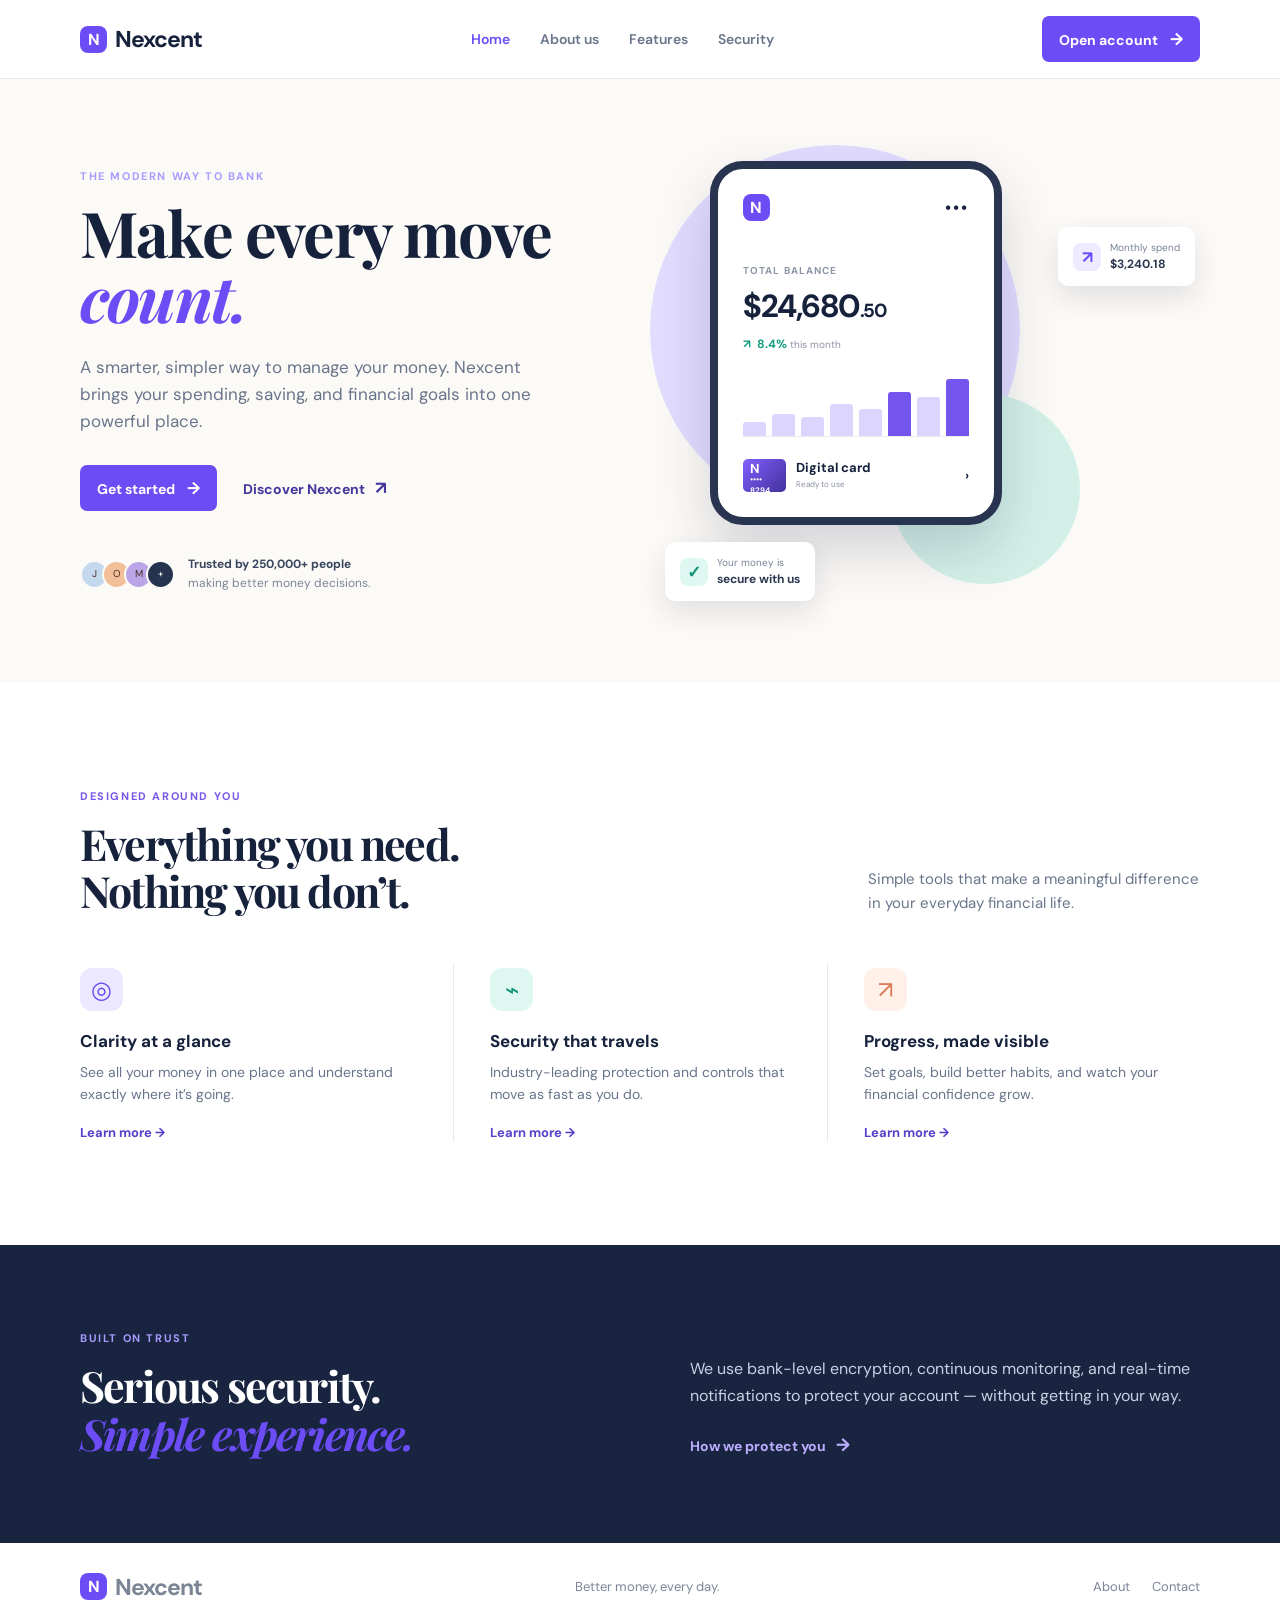
<file: index.html>
<!DOCTYPE html>
<html lang="en">
  <head>
    <meta charset="UTF-8" />
    <meta name="viewport" content="width=device-width, initial-scale=1.0" />
    <meta name="description" content="Nexcent gives you a clearer, more confident way to manage money." />
    <title>Nexcent — Better money, every day</title>
    <link rel="stylesheet" href="nexcent-site.css" />
  </head>
  <body>
    <header class="site-header">
      <nav class="nav container" aria-label="Primary navigation">
        <a class="logo" href="index.html"><span>N</span>Nexcent</a>
        <div class="nav-links">
          <a class="active" href="index.html">Home</a><a href="about.html">About us</a><a href="#features">Features</a><a href="#security">Security</a>
        </div>
        <a class="nav-button" href="nexcent-email.html">Open account <b>→</b></a>
      </nav>
    </header>

    <main>
      <section class="hero-section">
        <div class="container hero-grid">
          <div class="hero-content">
            <p class="kicker">THE MODERN WAY TO BANK</p>
            <h1>Make every move<br /><em>count.</em></h1>
            <p class="hero-text">A smarter, simpler way to manage your money. Nexcent brings your spending, saving, and financial goals into one powerful place.</p>
            <div class="hero-actions"><a class="primary-button" href="nexcent-email.html">Get started <b>→</b></a><a class="text-link" href="about.html">Discover Nexcent <span>↗</span></a></div>
            <div class="trust-row"><div class="avatars"><i>J</i><i>O</i><i>M</i><i>+</i></div><p><strong>Trusted by 250,000+ people</strong><br />making better money decisions.</p></div>
          </div>
          <div class="hero-visual" aria-label="Nexcent account balance preview">
            <div class="orb orb-one"></div><div class="orb orb-two"></div>
            <div class="phone-card">
              <div class="phone-top"><span class="phone-logo">N</span><span>•••</span></div>
              <p class="phone-label">TOTAL BALANCE</p><p class="phone-balance">$24,680<span>.50</span></p><p class="growth">↗ &nbsp;8.4% <small>this month</small></p>
              <div class="mini-chart"><span></span><span></span><span></span><span></span><span></span><span></span><span></span><span></span></div>
              <div class="card-row"><span class="purple-card">N<br /><small>•••• 8294</small></span><span class="card-copy"><b>Digital card</b><br /><small>Ready to use</small></span><b>›</b></div>
            </div>
            <div class="float-card spend-card"><span class="float-icon">↗</span><p>Monthly spend<br /><b>$3,240.18</b></p></div>
            <div class="float-card safe-card"><span class="float-icon">✓</span><p>Your money is<br /><b>secure with us</b></p></div>
          </div>
        </div>
      </section>

      <section class="benefits" id="features"><div class="container"><p class="kicker purple">DESIGNED AROUND YOU</p><div class="section-heading"><h2>Everything you need.<br />Nothing you don’t.</h2><p>Simple tools that make a meaningful difference in your everyday financial life.</p></div><div class="benefit-grid"><article><div class="feature-symbol">◎</div><h3>Clarity at a glance</h3><p>See all your money in one place and understand exactly where it’s going.</p><a href="#">Learn more →</a></article><article><div class="feature-symbol mint">⌁</div><h3>Security that travels</h3><p>Industry-leading protection and controls that move as fast as you do.</p><a href="#">Learn more →</a></article><article><div class="feature-symbol peach">↗</div><h3>Progress, made visible</h3><p>Set goals, build better habits, and watch your financial confidence grow.</p><a href="#">Learn more →</a></article></div></div></section>

      <section class="security" id="security"><div class="container security-grid"><div><p class="kicker">BUILT ON TRUST</p><h2>Serious security.<br /><em>Simple experience.</em></h2></div><div><p>We use bank-level encryption, continuous monitoring, and real-time notifications to protect your account — without getting in your way.</p><a class="text-link light" href="about.html">How we protect you <span>→</span></a></div></div></section>
    </main>
    <footer class="site-footer"><div class="container footer-row"><a class="logo" href="index.html"><span>N</span>Nexcent</a><p>Better money, every day.</p><div><a href="about.html">About</a><a href="nexcent-email.html">Contact</a></div></div></footer>
  </body>
</html>
</file>
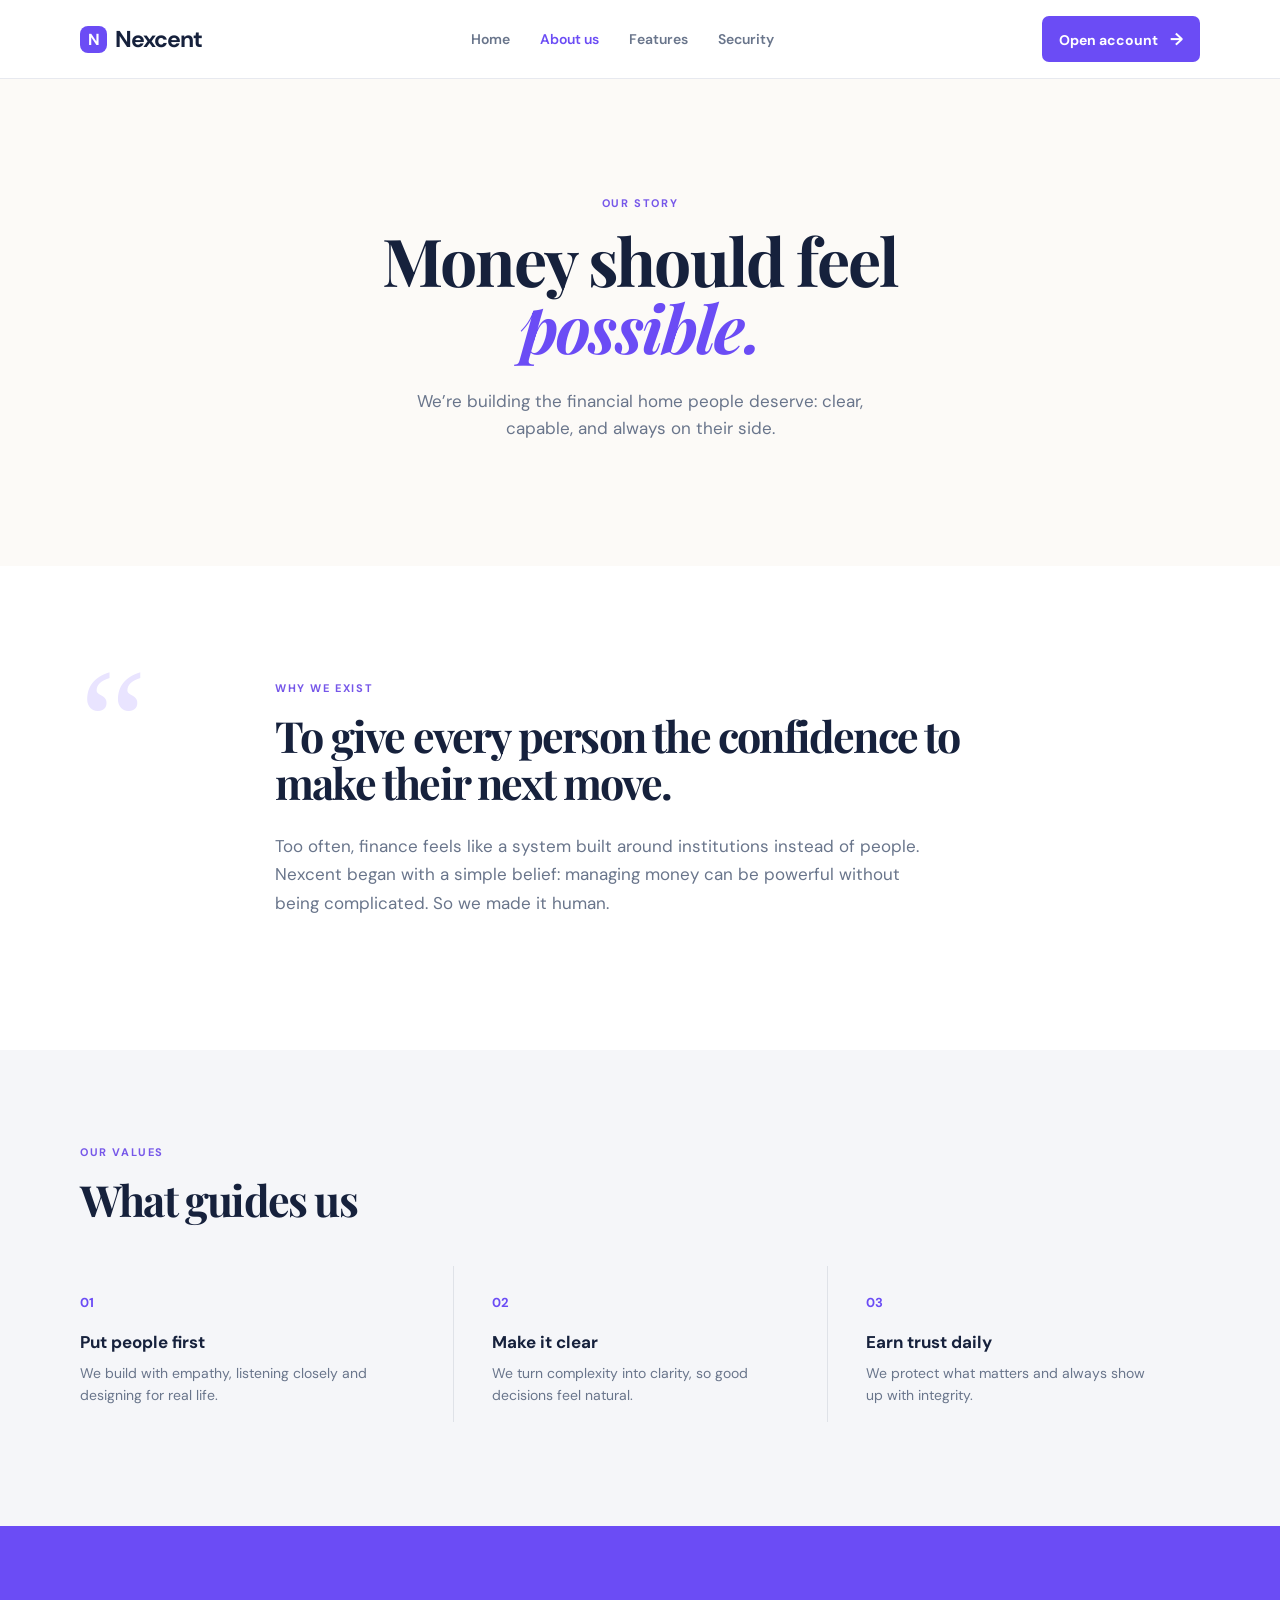
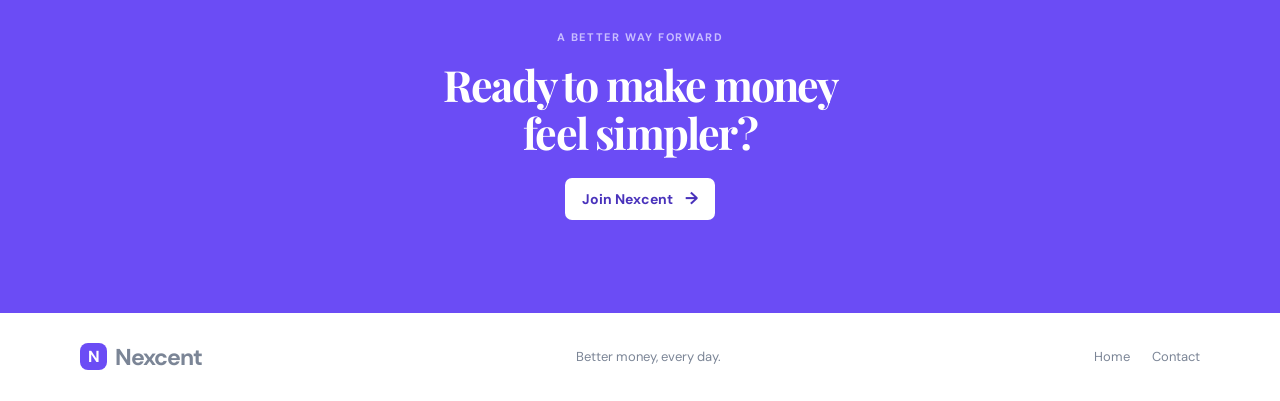
<file: about.html>
<!DOCTYPE html>
<html lang="en">
  <head>
    <meta charset="UTF-8" />
    <meta name="viewport" content="width=device-width, initial-scale=1.0" />
    <meta name="description" content="Learn about Nexcent and our mission to make money feel simpler." />
    <title>About Nexcent — Better money, every day</title>
    <link rel="stylesheet" href="nexcent-site.css" />
  </head>
  <body>
    <header class="site-header"><nav class="nav container" aria-label="Primary navigation"><a class="logo" href="index.html"><span>N</span>Nexcent</a><div class="nav-links"><a href="index.html">Home</a><a class="active" href="about.html">About us</a><a href="index.html#features">Features</a><a href="index.html#security">Security</a></div><a class="nav-button" href="nexcent-email.html">Open account <b>→</b></a></nav></header>
    <main>
      <section class="about-hero"><div class="container"><p class="kicker purple">OUR STORY</p><h1>Money should feel<br /><em>possible.</em></h1><p>We’re building the financial home people deserve: clear, capable, and always on their side.</p></div></section>
      <section class="mission"><div class="container mission-grid"><div class="quote-mark">“</div><div><p class="kicker purple">WHY WE EXIST</p><h2>To give every person the confidence to make their next move.</h2><p class="body-copy">Too often, finance feels like a system built around institutions instead of people. Nexcent began with a simple belief: managing money can be powerful without being complicated. So we made it human.</p></div></div></section>
      <section class="values"><div class="container"><p class="kicker purple">OUR VALUES</p><h2>What guides us</h2><div class="value-grid"><article><b>01</b><h3>Put people first</h3><p>We build with empathy, listening closely and designing for real life.</p></article><article><b>02</b><h3>Make it clear</h3><p>We turn complexity into clarity, so good decisions feel natural.</p></article><article><b>03</b><h3>Earn trust daily</h3><p>We protect what matters and always show up with integrity.</p></article></div></div></section>
      <section class="about-cta"><div class="container"><p class="kicker">A BETTER WAY FORWARD</p><h2>Ready to make money<br />feel simpler?</h2><a class="primary-button" href="nexcent-email.html">Join Nexcent <b>→</b></a></div></section>
    </main>
    <footer class="site-footer"><div class="container footer-row"><a class="logo" href="index.html"><span>N</span>Nexcent</a><p>Better money, every day.</p><div><a href="index.html">Home</a><a href="nexcent-email.html">Contact</a></div></div></footer>
  </body>
</html>
</file>
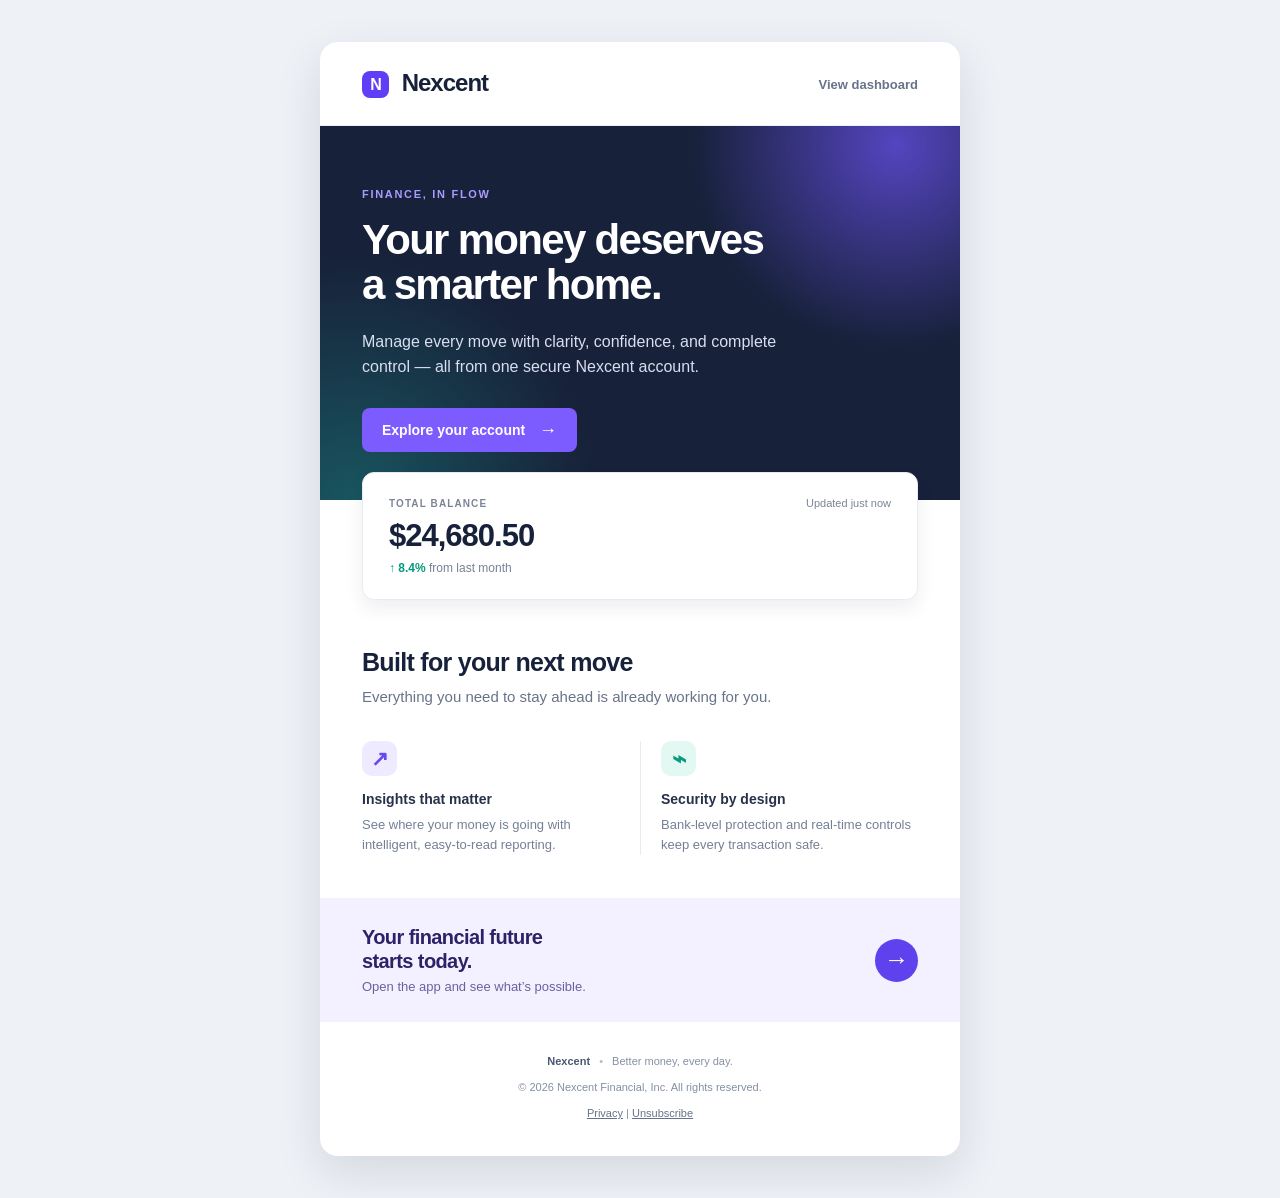
<file: nexcent-email.html>
<!DOCTYPE html>
<html lang="en">
  <head>
    <meta charset="UTF-8" />
    <meta name="viewport" content="width=device-width, initial-scale=1.0" />
    <meta name="x-apple-disable-message-reformatting" />
    <title>Nexcent | Your finances, made simpler</title>
    <link rel="stylesheet" href="nexcent-email.css" />
  </head>
  <body>
    <div class="email-background">
      <table class="email-shell" role="presentation" cellpadding="0" cellspacing="0" width="100%">
        <tr>
          <td align="center" class="shell-padding">
            <table class="email-card" role="presentation" cellpadding="0" cellspacing="0" width="100%">
              <tr>
                <td class="header">
                  <table role="presentation" cellpadding="0" cellspacing="0" width="100%">
                    <tr>
                      <td class="brand" valign="middle">
                        <span class="brand-mark">N</span>
                        <span class="brand-name">Nexcent</span>
                      </td>
                      <td class="header-link" align="right" valign="middle">
                        <a href="#" aria-label="Open Nexcent dashboard">View dashboard</a>
                      </td>
                    </tr>
                  </table>
                </td>
              </tr>
              <tr>
                <td class="hero">
                  <p class="eyebrow">FINANCE, IN FLOW</p>
                  <h1>Your money deserves<br />a smarter home.</h1>
                  <p class="hero-copy">Manage every move with clarity, confidence, and complete control — all from one secure Nexcent account.</p>
                  <a class="button" href="#">Explore your account <span aria-hidden="true">→</span></a>
                </td>
              </tr>
              <tr>
                <td class="account-section">
                  <table class="account-card" role="presentation" cellpadding="0" cellspacing="0" width="100%">
                    <tr>
                      <td class="balance-label">TOTAL BALANCE</td>
                      <td class="balance-date" align="right">Updated just now</td>
                    </tr>
                    <tr>
                      <td class="balance" colspan="2">$24,680.50</td>
                    </tr>
                    <tr>
                      <td class="balance-change" colspan="2"><span>↑ 8.4%</span> from last month</td>
                    </tr>
                  </table>
                </td>
              </tr>
              <tr>
                <td class="content">
                  <h2>Built for your next move</h2>
                  <p class="intro">Everything you need to stay ahead is already working for you.</p>
                  <table class="features" role="presentation" cellpadding="0" cellspacing="0" width="100%">
                    <tr>
                      <td class="feature" width="50%">
                        <div class="feature-icon icon-graph">↗</div>
                        <h3>Insights that matter</h3>
                        <p>See where your money is going with intelligent, easy-to-read reporting.</p>
                      </td>
                      <td class="feature feature-right" width="50%">
                        <div class="feature-icon icon-lock">⌁</div>
                        <h3>Security by design</h3>
                        <p>Bank-level protection and real-time controls keep every transaction safe.</p>
                      </td>
                    </tr>
                  </table>
                </td>
              </tr>
              <tr>
                <td class="cta-section">
                  <table role="presentation" cellpadding="0" cellspacing="0" width="100%">
                    <tr>
                      <td>
                        <p class="cta-title">Your financial future<br />starts today.</p>
                        <p class="cta-copy">Open the app and see what’s possible.</p>
                      </td>
                      <td align="right" valign="middle"><a class="round-button" href="#" aria-label="Open Nexcent">→</a></td>
                    </tr>
                  </table>
                </td>
              </tr>
              <tr>
                <td class="footer">
                  <span class="footer-brand">Nexcent</span>
                  <span class="footer-divider">•</span>
                  <span>Better money, every day.</span>
                  <p>© 2026 Nexcent Financial, Inc. All rights reserved.</p>
                  <p><a href="#">Privacy</a><span> | </span><a href="#">Unsubscribe</a></p>
                </td>
              </tr>
            </table>
          </td>
        </tr>
      </table>
    </div>
  </body>
</html>
</file>
<file: nexcent-site.css>
@import url('https://fonts.googleapis.com/css2?family=DM+Sans:wght@400;500;600;700&family=Playfair+Display:ital,wght@0,600;0,700;1,600;1,700&display=swap');
:root { --ink:#16213c; --muted:#69758b; --purple:#6b4cf5; --pale:#f2f0ff; --mint:#dff7f1; --line:#e7e9ef; --cream:#fcfaf7; }
* { box-sizing:border-box; } body { margin:0; color:var(--ink); font-family:'DM Sans',Arial,sans-serif; } a { color:inherit; text-decoration:none; } .container { width:min(1120px,calc(100% - 48px)); margin:auto; }
.site-header { background:#fff; border-bottom:1px solid var(--line); } .nav { min-height:78px; display:flex; align-items:center; justify-content:space-between; gap:24px; } .logo { display:inline-flex; align-items:center; gap:8px; font-weight:700; font-size:23px; letter-spacing:-1px; } .logo span,.phone-logo { display:inline-grid; place-items:center; width:27px; height:27px; border-radius:8px; background:var(--purple); color:#fff; font-size:16px; } .nav-links { display:flex; gap:30px; color:#69758b; font-size:14px; font-weight:600; } .nav-links a.active,.nav-links a:hover { color:var(--purple); } .nav-button,.primary-button { background:var(--purple); color:#fff; border-radius:7px; padding:12px 17px; font-size:14px; font-weight:700; white-space:nowrap; } .nav-button b,.primary-button b { margin-left:9px; font-size:17px; }
.hero-section { overflow:hidden; background:var(--cream); } .hero-grid { display:grid; grid-template-columns:1fr 1fr; min-height:604px; align-items:center; } .hero-content { padding:70px 0; position:relative; z-index:1; } .kicker { margin:0 0 17px; color:#a99bff; font-size:11px; font-weight:700; letter-spacing:1.6px; } .kicker.purple { color:#7657e9; } h1,h2 { margin:0; font-family:'Playfair Display',Georgia,serif; letter-spacing:-1.8px; } h1 { font-size:63px; line-height:1.02; } h1 em,h2 em { color:var(--purple); } .hero-text { max-width:465px; margin:25px 0 30px; color:var(--muted); font-size:17px; line-height:1.6; } .hero-actions { display:flex; align-items:center; gap:26px; } .text-link { color:#46369d; font-size:14px; font-weight:700; } .text-link span { margin-left:7px; font-size:18px; } .trust-row { display:flex; align-items:center; margin-top:44px; color:#7c8598; font-size:12px; line-height:1.55; } .trust-row p { margin:0 0 0 13px; } .trust-row strong { color:#3a465d; } .avatars { display:flex; } .avatars i { display:grid; place-items:center; width:29px; height:29px; margin-left:-7px; border:2px solid var(--cream); border-radius:50%; background:#f3bf98; color:#4c2d24; font-size:10px; font-style:normal; } .avatars i:first-child { margin:0; background:#c5d9ee; } .avatars i:nth-child(3) { background:#baa6e7; } .avatars i:last-child { background:#25334f; color:#fff; }
.hero-visual { position:relative; height:100%; min-height:540px; } .phone-card { position:absolute; z-index:2; top:82px; left:70px; width:292px; padding:25px; border:8px solid #293450; border-radius:33px; background:#fff; box-shadow:0 25px 55px #1824422e; } .phone-top { display:flex; align-items:center; justify-content:space-between; font-weight:700; letter-spacing:2px; } .phone-label { margin:43px 0 8px; color:#8c95a5; font-size:10px; font-weight:700; letter-spacing:1.1px; } .phone-balance { margin:0; font-size:32px; font-weight:700; letter-spacing:-1.5px; }.phone-balance span { font-size:19px; }.growth { margin:9px 0 27px; color:#159d80; font-size:12px; font-weight:700; }.growth small { color:#8b93a3; font-weight:400; }.mini-chart { display:flex; align-items:end; gap:6px; height:58px; border-bottom:1px solid #e9ebf1; }.mini-chart span { width:100%; border-radius:3px 3px 0 0; background:#dcd6ff; }.mini-chart span:nth-child(1){height:24%}.mini-chart span:nth-child(2){height:39%}.mini-chart span:nth-child(3){height:33%}.mini-chart span:nth-child(4){height:56%}.mini-chart span:nth-child(5){height:48%}.mini-chart span:nth-child(6){height:78%;background:#7456ef}.mini-chart span:nth-child(7){height:68%}.mini-chart span:nth-child(8){height:100%;background:#7456ef}.card-row { display:flex; align-items:center; gap:10px; margin-top:22px; font-size:13px; }.purple-card { width:43px; height:33px; padding:5px 7px; border-radius:5px; background:linear-gradient(135deg,#815fff,#42319c); color:#fff; font-weight:700; line-height:9px; }.purple-card small,.card-copy small { font-size:8px; }.card-copy { flex:1; line-height:15px; }.card-copy small { color:#8991a2; }.orb { position:absolute; border-radius:50%; }.orb-one { width:370px; height:370px; top:66px; left:10px; background:#e2dcff; }.orb-two { width:190px; height:190px; top:315px; left:250px; background:#d3f0e8; }.float-card { position:absolute; z-index:3; display:flex; align-items:center; gap:9px; padding:13px 15px; border-radius:10px; background:#fff; box-shadow:0 11px 28px #1824421f; font-size:10px; line-height:16px; }.float-card p { margin:0; color:#788397; }.float-card b { color:#2d3850; font-size:12px; }.float-icon { display:grid; place-items:center; width:28px; height:28px; border-radius:8px; background:#eeeaff; color:var(--purple); font-size:17px; font-weight:700; }.spend-card { top:148px; right:5px; }.safe-card { bottom:82px; left:25px; }.safe-card .float-icon { background:var(--mint); color:#139778; }
.benefits { padding:106px 0 103px; }.section-heading { display:flex; justify-content:space-between; align-items:end; margin-bottom:48px; }.section-heading h2,.security h2,.mission h2,.values h2,.about-cta h2 { font-size:43px; line-height:1.1; }.section-heading p { max-width:332px; margin:0; color:var(--muted); font-size:15px; line-height:1.6; }.benefit-grid,.value-grid { display:grid; grid-template-columns:repeat(3,1fr); gap:0; }.benefit-grid article { padding:5px 36px 0 0; }.benefit-grid article+article { padding-left:36px; border-left:1px solid var(--line); }.feature-symbol { display:grid; place-items:center; width:43px; height:43px; border-radius:12px; background:#ece8ff; color:var(--purple); font-size:24px; }.feature-symbol.mint { background:var(--mint); color:#119377; }.feature-symbol.peach { background:#fff0e8; color:#db7955; }.benefit-grid h3,.value-grid h3 { margin:19px 0 9px; font-size:17px; }.benefit-grid p,.value-grid p { margin:0 0 16px; color:var(--muted); font-size:14px; line-height:1.6; }.benefit-grid a { color:#5840c9; font-size:13px; font-weight:700; }.security { padding:86px 0; background:#182440; color:#fff; }.security-grid { display:grid; grid-template-columns:1fr 1fr; gap:100px; align-items:end; }.security-grid p:not(.kicker) { margin:0 0 24px; color:#c9d1e3; font-size:16px; line-height:1.65; }.light { color:#bbaeff; }.site-footer { padding:29px 0; background:#fff; }.footer-row { display:flex; align-items:center; justify-content:space-between; color:#7b8596; font-size:13px; }.footer-row p { margin:0; }.footer-row div { display:flex; gap:22px; }.footer-row div a:hover { color:var(--purple); }
.about-hero { padding:117px 0 124px; background:var(--cream); text-align:center; }.about-hero h1 { font-size:66px; }.about-hero p:last-child { max-width:505px; margin:26px auto 0; color:var(--muted); font-size:17px; line-height:1.6; }.mission { padding:115px 0; }.mission-grid { display:grid; grid-template-columns:150px minmax(0,770px); gap:45px; }.quote-mark { color:#e9e4ff; font-family:Georgia,serif; font-size:150px; line-height:.55; }.mission h2 { margin-bottom:25px; }.body-copy { max-width:670px; color:var(--muted); font-size:17px; line-height:1.7; }.values { padding:95px 0 104px; background:#f5f6f9; }.values h2 { margin-bottom:42px; }.value-grid article { padding:25px 38px 0 0; }.value-grid article+article { padding-left:38px; border-left:1px solid #dfe2e8; }.value-grid b { color:var(--purple); font-size:13px; }.about-cta { padding:104px 0; background:var(--purple); color:#fff; text-align:center; }.about-cta .kicker { color:#c9beff; }.about-cta h2 { margin-bottom:31px; }.about-cta .primary-button { background:#fff; color:#4932bb; }
@media (max-width:760px) { .container { width:min(100% - 36px,560px); }.nav-links { display:none; }.nav-button { padding:10px 12px; }.hero-grid,.security-grid { grid-template-columns:1fr; }.hero-content { padding:76px 0 20px; }.hero-visual { min-height:500px; }.phone-card { top:37px; left:50%; transform:translateX(-55%); }.spend-card { top:75px; right:0; }.safe-card { bottom:42px; left:0; }.section-heading { display:block; }.section-heading p { margin-top:18px; }.benefit-grid,.value-grid { grid-template-columns:1fr; }.benefit-grid article,.benefit-grid article+article,.value-grid article,.value-grid article+article { padding:25px 0; border-left:0; border-top:1px solid var(--line); }.benefit-grid article:first-child,.value-grid article:first-child { border-top:0; }.security-grid { gap:26px; }.about-hero { padding:83px 0; }.about-hero h1,h1 { font-size:48px; }.mission { padding:75px 0; }.mission-grid { grid-template-columns:1fr; gap:25px; }.quote-mark { font-size:100px; }.footer-row { gap:17px; flex-wrap:wrap; }.footer-row p { order:3; width:100%; }.section-heading h2,.security h2,.mission h2,.values h2,.about-cta h2 { font-size:35px; } }
</file>
<file: nexcent-email.css>
/* Nexcent email template — link this stylesheet when previewing in a browser. */
* { box-sizing: border-box; }
body { margin: 0; padding: 0; background: #eef1f6; color: #17213a; font-family: Arial, Helvetica, sans-serif; -webkit-font-smoothing: antialiased; }
a { color: inherit; text-decoration: none; }
.email-background { width: 100%; background: #eef1f6; }
.email-shell { margin: 0 auto; background: #eef1f6; }
.shell-padding { padding: 42px 20px; }
.email-card { width: 100%; max-width: 640px; margin: 0 auto; background: #ffffff; border-radius: 18px; overflow: hidden; box-shadow: 0 16px 46px rgba(27, 40, 69, 0.12); }
.header { padding: 27px 42px; border-bottom: 1px solid #edf0f4; }
.brand { font-size: 24px; font-weight: 700; letter-spacing: -1px; color: #17213a; }
.brand-mark { display: inline-block; width: 27px; height: 27px; margin-right: 7px; border-radius: 8px; background: #5f3ef5; color: #ffffff; font-size: 16px; line-height: 27px; text-align: center; vertical-align: 2px; }
.brand-name { vertical-align: 1px; }
.header-link a { color: #68738a; font-size: 13px; font-weight: 600; }
.hero { padding: 62px 42px 48px; background: #17213a; color: #ffffff; background-image: radial-gradient(circle at 90% 5%, rgba(113, 86, 255, 0.68), transparent 30%), radial-gradient(circle at 5% 100%, rgba(27, 179, 159, 0.36), transparent 34%); }
.eyebrow { margin: 0 0 17px; color: #a99bff; font-size: 11px; font-weight: 700; letter-spacing: 1.7px; }
.hero h1 { margin: 0; color: #ffffff; font-size: 42px; font-weight: 700; letter-spacing: -1.7px; line-height: 1.08; }
.hero-copy { max-width: 450px; margin: 22px 0 29px; color: #d9def0; font-size: 16px; line-height: 1.55; }
.button { display: inline-block; padding: 14px 20px; border-radius: 8px; background: #7c5cff; color: #ffffff; font-size: 14px; font-weight: 700; }
.button span { margin-left: 10px; font-size: 18px; line-height: 12px; vertical-align: -1px; }
.account-section { padding: 0 42px; background: #ffffff; }
.account-card { width: 100%; margin-top: -28px; padding: 24px 26px; border: 1px solid #e8ebf2; border-radius: 12px; background: #ffffff; box-shadow: 0 8px 18px rgba(22, 34, 59, 0.08); }
.balance-label, .balance-date { padding-bottom: 9px; color: #7b8598; font-size: 10px; font-weight: 700; letter-spacing: 1.1px; }
.balance-date { font-size: 11px; font-weight: 500; letter-spacing: 0; }
.balance { padding-bottom: 7px; color: #17213a; font-size: 31px; font-weight: 700; letter-spacing: -1px; }
.balance-change { color: #768197; font-size: 12px; }
.balance-change span { color: #079a7d; font-weight: 700; }
.content { padding: 48px 42px 43px; }
.content h2 { margin: 0 0 9px; color: #17213a; font-size: 25px; letter-spacing: -0.7px; }
.intro { margin: 0 0 32px; color: #68738a; font-size: 15px; line-height: 1.5; }
.feature { padding: 0 20px 0 0; vertical-align: top; }
.feature-right { padding: 0 0 0 20px; border-left: 1px solid #e8ebf2; }
.feature-icon { width: 35px; height: 35px; margin-bottom: 15px; border-radius: 10px; background: #eeeaff; color: #6848ef; font-size: 21px; font-weight: 700; line-height: 35px; text-align: center; }
.icon-lock { background: #e3f8f3; color: #079a7d; font-size: 24px; }
.feature h3 { margin: 0 0 8px; color: #26314a; font-size: 14px; }
.feature p { margin: 0; color: #758096; font-size: 13px; line-height: 1.55; }
.cta-section { padding: 28px 42px; background: #f3f1ff; }
.cta-title { margin: 0 0 6px; color: #2d2267; font-size: 20px; font-weight: 700; letter-spacing: -0.6px; line-height: 1.18; }
.cta-copy { margin: 0; color: #6c619d; font-size: 13px; }
.round-button { display: inline-block; width: 43px; height: 43px; border-radius: 50%; background: #6041ee; color: #ffffff; font-size: 25px; line-height: 40px; text-align: center; }
.footer { padding: 31px 42px 34px; color: #8490a3; font-size: 11px; line-height: 1.55; text-align: center; }
.footer-brand { color: #4c5870; font-weight: 700; }
.footer-divider { padding: 0 6px; color: #b5bdc9; }
.footer p { margin: 9px 0 0; }
.footer a { color: #65728a; text-decoration: underline; }
@media screen and (max-width: 600px) {
  .shell-padding { padding: 0; }
  .email-card { border-radius: 0; }
  .header, .hero, .content, .cta-section, .footer { padding-left: 25px; padding-right: 25px; }
  .account-section { padding: 0 25px; }
  .hero { padding-top: 47px; }
  .hero h1 { font-size: 34px; }
}
@media screen and (max-width: 420px) {
  .header-link { display: none; }
  .feature, .feature-right { display: block; width: 100% !important; padding: 0 0 24px; border: 0; }
  .feature-right { padding-bottom: 0; }
}
</file>
